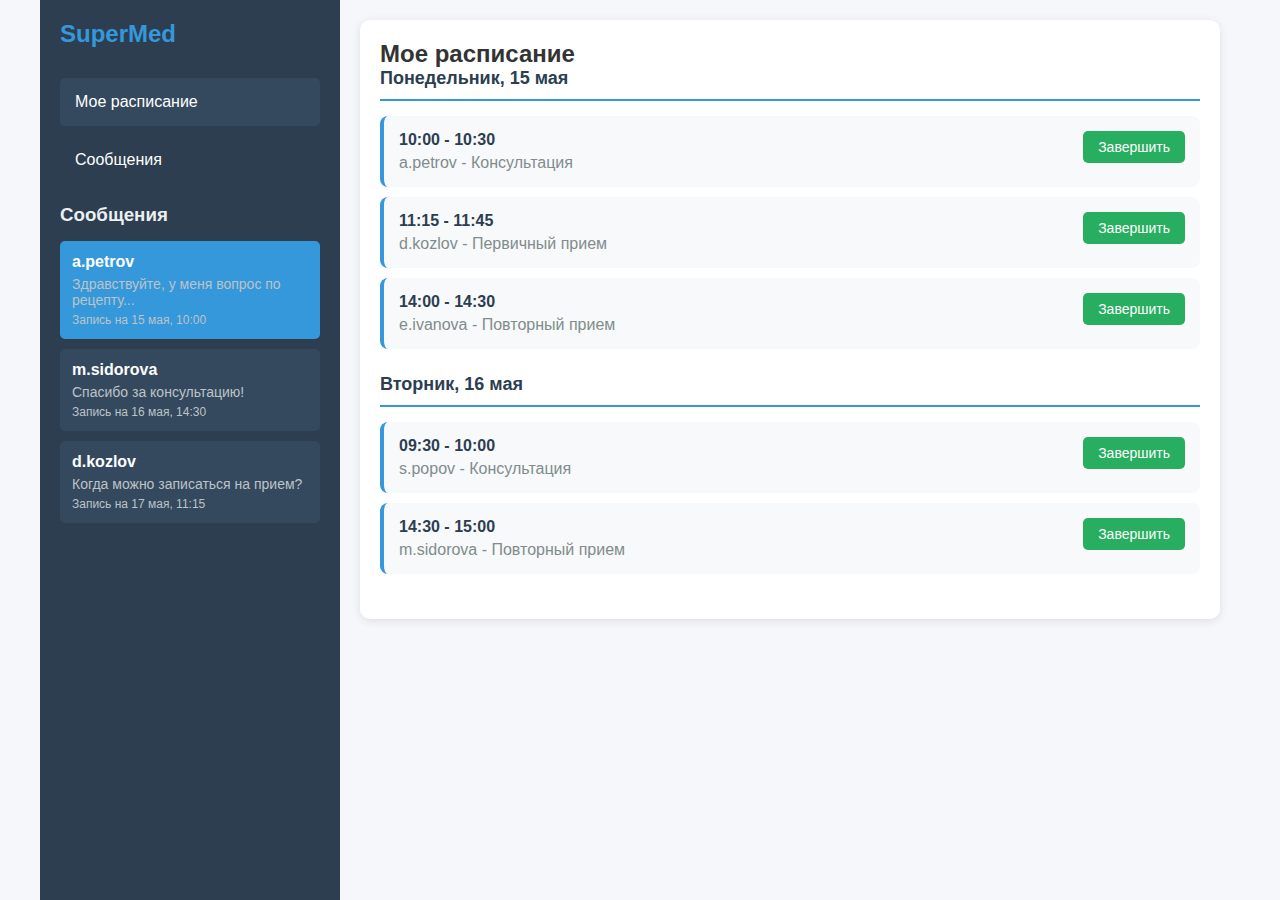
<file: web-client/doctor/index.html>
<!DOCTYPE html>
<html lang="ru">
<head>
    <meta charset="UTF-8">
    <meta name="viewport" content="width=device-width, initial-scale=1.0">
    <title>SuperMed</title>
    <style>
        * {
            margin: 0;
            padding: 0;
            box-sizing: border-box;
            font-family: 'Segoe UI', Tahoma, Geneva, Verdana, sans-serif;
        }

        body {
            background-color: #f5f7fa;
            color: #333;
        }

        .container {
            display: flex;
            max-width: 1200px;
            margin: 0 auto;
            min-height: 100vh;
        }

        .sidebar {
            width: 300px;
            background-color: #2c3e50;
            color: white;
            padding: 20px;
        }

        .main-content {
            flex: 1;
            display: flex;
            flex-direction: column;
        }

        .logo {
            font-size: 24px;
            font-weight: bold;
            margin-bottom: 30px;
            color: #3498db;
        }

        .nav-button {
            display: block;
            width: 100%;
            padding: 15px;
            margin-bottom: 10px;
            background: none;
            border: none;
            color: white;
            text-align: left;
            font-size: 16px;
            cursor: pointer;
            border-radius: 5px;
            transition: background-color 0.3s;
        }

        .nav-button:hover, .nav-button.active {
            background-color: #34495e;
        }

        .messages-section {
            margin-top: 20px;
        }

        .messages-section h3 {
            margin-bottom: 15px;
            color: #ecf0f1;
        }

        .message-item {
            background-color: #34495e;
            padding: 12px;
            border-radius: 5px;
            margin-bottom: 10px;
            cursor: pointer;
            transition: background-color 0.3s;
        }

        .message-item:hover {
            background-color: #3d566e;
        }

        .message-item.active {
            background-color: #3498db;
        }

        .patient-name {
            font-weight: bold;
            margin-bottom: 5px;
        }

        .patient-message {
            font-size: 14px;
            color: #bdc3c7;
            margin-bottom: 5px;
        }

        .appointment-date {
            font-size: 12px;
            color: #bdc3c7;
        }

        /* Стили для расписания */
        .schedule-view {
            background: white;
            padding: 20px;
            border-radius: 10px;
            box-shadow: 0 2px 10px rgba(0,0,0,0.1);
            margin: 20px;
        }

        .schedule-day {
            margin-bottom: 25px;
        }

        .day-header {
            font-size: 18px;
            font-weight: bold;
            color: #2c3e50;
            margin-bottom: 15px;
            padding-bottom: 10px;
            border-bottom: 2px solid #3498db;
        }

        .appointment-slot {
            background: #f8f9fa;
            padding: 15px;
            margin-bottom: 10px;
            border-radius: 8px;
            border-left: 4px solid #3498db;
            position: relative;
        }

        .appointment-time {
            font-weight: bold;
            color: #2c3e50;
            margin-bottom: 5px;
        }

        .appointment-patient {
            color: #7f8c8d;
        }

        .complete-button {
            position: absolute;
            right: 15px;
            top: 15px;
            background-color: #27ae60;
            color: white;
            border: none;
            padding: 8px 15px;
            border-radius: 5px;
            cursor: pointer;
            font-size: 14px;
            transition: background-color 0.3s;
        }

        .complete-button:hover {
            background-color: #219a52;
        }

        .completed {
            border-left-color: #27ae60;
            background-color: #f0f9f0;
        }

        .complete-button.completed-btn {
            background-color: #95a5a6;
        }

        .complete-button.completed-btn:hover {
            background-color: #7f8c8d;
        }

        /* Стили для чата */
        .chat-view {
            display: none;
            flex-direction: column;
            height: 100vh;
            background: white;
        }

        .chat-header {
            padding: 15px 20px;
            border-bottom: 1px solid #eaeaea;
            display: flex;
            justify-content: space-between;
            align-items: center;
        }

        .patient-info {
            display: flex;
            align-items: center;
        }

        .patient-avatar {
            width: 40px;
            height: 40px;
            border-radius: 50%;
            background-color: #3498db;
            display: flex;
            align-items: center;
            justify-content: center;
            color: white;
            font-weight: bold;
            margin-right: 10px;
        }

        .chat-messages {
            flex: 1;
            padding: 20px;
            overflow-y: auto;
            background: #f8f9fa;
        }

        .message {
            margin-bottom: 20px;
            max-width: 70%;
        }

        .message.patient {
            margin-right: auto;
        }

        .message.doctor {
            margin-left: auto;
        }

        .message-content {
            padding: 12px 15px;
            border-radius: 18px;
        }

        .message.patient .message-content {
            background-color: #e8f4f8;
            border-top-left-radius: 5px;
        }

        .message.doctor .message-content {
            background-color: #3498db;
            color: white;
            border-top-right-radius: 5px;
        }

        .message-time {
            font-size: 12px;
            color: #7f8c8d;
            margin-top: 5px;
        }

        .chat-input {
            padding: 20px;
            border-top: 1px solid #eaeaea;
            display: flex;
            background: white;
        }

        .chat-input input {
            flex: 1;
            padding: 12px 15px;
            border: 1px solid #ddd;
            border-radius: 25px;
            outline: none;
        }

        .chat-input button {
            background-color: #3498db;
            color: white;
            border: none;
            border-radius: 50%;
            width: 45px;
            height: 45px;
            margin-left: 10px;
            cursor: pointer;
        }

        .no-chat-selected {
            display: flex;
            align-items: center;
            justify-content: center;
            height: 100%;
            color: #7f8c8d;
            font-size: 18px;
        }
    </style>
</head>
<body>
<div class="container">
    <div class="sidebar">
        <div class="logo">SuperMed</div>
        <button class="nav-button active" data-view="schedule">Мое расписание</button>
        <button class="nav-button" data-view="messages">Сообщения</button>

        <div class="messages-section">
            <h3>Сообщения</h3>
            <div class="message-item active" data-patient="a.petrov">
                <div class="patient-name">a.petrov</div>
                <div class="patient-message">Здравствуйте, у меня вопрос по рецепту...</div>
                <div class="appointment-date">Запись на 15 мая, 10:00</div>
            </div>
            <div class="message-item" data-patient="m.sidorova">
                <div class="patient-name">m.sidorova</div>
                <div class="patient-message">Спасибо за консультацию!</div>
                <div class="appointment-date">Запись на 16 мая, 14:30</div>
            </div>
            <div class="message-item" data-patient="d.kozlov">
                <div class="patient-name">d.kozlov</div>
                <div class="patient-message">Когда можно записаться на прием?</div>
                <div class="appointment-date">Запись на 17 мая, 11:15</div>
            </div>
        </div>
    </div>

    <div class="main-content">
        <!-- Вид расписания -->
        <div id="scheduleView" class="schedule-view">
            <h2>Мое расписание</h2>
            <div class="schedule-day">
                <div class="day-header">Понедельник, 15 мая</div>
                <div class="appointment-slot" data-appointment="1">
                    <div class="appointment-time">10:00 - 10:30</div>
                    <div class="appointment-patient">a.petrov - Консультация</div>
                    <button class="complete-button">Завершить</button>
                </div>
                <div class="appointment-slot" data-appointment="2">
                    <div class="appointment-time">11:15 - 11:45</div>
                    <div class="appointment-patient">d.kozlov - Первичный прием</div>
                    <button class="complete-button">Завершить</button>
                </div>
                <div class="appointment-slot" data-appointment="3">
                    <div class="appointment-time">14:00 - 14:30</div>
                    <div class="appointment-patient">e.ivanova - Повторный прием</div>
                    <button class="complete-button">Завершить</button>
                </div>
            </div>

            <div class="schedule-day">
                <div class="day-header">Вторник, 16 мая</div>
                <div class="appointment-slot" data-appointment="4">
                    <div class="appointment-time">09:30 - 10:00</div>
                    <div class="appointment-patient">s.popov - Консультация</div>
                    <button class="complete-button">Завершить</button>
                </div>
                <div class="appointment-slot" data-appointment="5">
                    <div class="appointment-time">14:30 - 15:00</div>
                    <div class="appointment-patient">m.sidorova - Повторный прием</div>
                    <button class="complete-button">Завершить</button>
                </div>
            </div>
        </div>

        <!-- Вид сообщений -->
        <div id="messagesView" class="chat-view">
            <div class="no-chat-selected">
                Выберите диалог для просмотра сообщений
            </div>

            <!-- Диалог с a.petrov -->
            <div class="chat-dialog" id="chat-a.petrov" style="display: none;">
                <div class="chat-header">
                    <div class="patient-info">
                        <div class="patient-avatar">AP</div>
                        <div>
                            <div class="patient-name">a.petrov</div>
                            <div class="patient-status">В сети</div>
                        </div>
                    </div>
                </div>

                <div class="chat-messages" data-patient="a.petrov">
                    <div class="message patient">
                        <div class="message-content">
                            Здравствуйте, доктор! У меня вопрос по рецепту, который вы выписали в прошлый раз.
                        </div>
                        <div class="message-time">10:15</div>
                    </div>

                    <div class="message doctor">
                        <div class="message-content">
                            Здравствуйте, Алексей. Какой именно у вас вопрос?
                        </div>
                        <div class="message-time">10:20</div>
                    </div>

                    <div class="message patient">
                        <div class="message-content">
                            Можно ли заменить препарат на аналог? В аптеке не было того, что вы прописали.
                        </div>
                        <div class="message-time">10:22</div>
                    </div>
                </div>

                <div class="chat-input">
                    <input type="text" placeholder="Введите сообщение..." data-patient="a.petrov">
                    <button onclick="sendMessage('a.petrov')">➤</button>
                </div>
            </div>

            <!-- Диалог с m.sidorova -->
            <div class="chat-dialog" id="chat-m.sidorova" style="display: none;">
                <div class="chat-header">
                    <div class="patient-info">
                        <div class="patient-avatar">MS</div>
                        <div>
                            <div class="patient-name">m.sidorova</div>
                            <div class="patient-status">Был(а) недавно</div>
                        </div>
                    </div>
                </div>

                <div class="chat-messages" data-patient="m.sidorova">
                    <div class="message patient">
                        <div class="message-content">
                            Добрый день! Хотела поблагодарить за консультацию на прошлой неделе.
                        </div>
                        <div class="message-time">09:30</div>
                    </div>

                    <div class="message doctor">
                        <div class="message-content">
                            Здравствуйте, Мария! Рад был помочь. Как ваше самочувствие?
                        </div>
                        <div class="message-time">09:35</div>
                    </div>

                    <div class="message patient">
                        <div class="message-content">
                            Стало значительно лучше после смены препарата. Спасибо!
                        </div>
                        <div class="message-time">09:40</div>
                    </div>
                </div>

                <div class="chat-input">
                    <input type="text" placeholder="Введите сообщение..." data-patient="m.sidorova">
                    <button onclick="sendMessage('m.sidorova')">➤</button>
                </div>
            </div>

            <!-- Диалог с d.kozlov -->
            <div class="chat-dialog" id="chat-d.kozlov" style="display: none;">
                <div class="chat-header">
                    <div class="patient-info">
                        <div class="patient-avatar">DK</div>
                        <div>
                            <div class="patient-name">d.kozlov</div>
                            <div class="patient-status">В сети</div>
                        </div>
                    </div>
                </div>

                <div class="chat-messages" data-patient="d.kozlov">
                    <div class="message patient">
                        <div class="message-content">
                            Доктор, когда можно записаться на прием?
                        </div>
                        <div class="message-time">14:15</div>
                    </div>

                    <div class="message doctor">
                        <div class="message-content">
                            Здравствуйте, Дмитрий! У меня есть свободные окна в среду и пятницу.
                        </div>
                        <div class="message-time">14:20</div>
                    </div>

                    <div class="message patient">
                        <div class="message-content">
                            Отлично, записаться на среду, пожалуйста.
                        </div>
                        <div class="message-time">14:25</div>
                    </div>
                </div>

                <div class="chat-input">
                    <input type="text" placeholder="Введите сообщение..." data-patient="d.kozlov">
                    <button onclick="sendMessage('d.kozlov')">➤</button>
                </div>
            </div>
        </div>
    </div>
</div>

<script>
    // Имитация базы данных в localStorage
    function initializeDatabase() {
        if (!localStorage.getItem('appointmentsStatus')) {
            const appointmentsStatus = {
                '1': false, // appointmentId: completed
                '2': false,
                '3': false,
                '4': false,
                '5': false
            };
            localStorage.setItem('appointmentsStatus', JSON.stringify(appointmentsStatus));
        }

        if (!localStorage.getItem('chatMessages')) {
            const chatMessages = {
                'a.petrov': [
                    { sender: 'patient', text: 'Здравствуйте, доктор! У меня вопрос по рецепту, который вы выписали в прошлый раз.', time: '10:15' },
                    { sender: 'doctor', text: 'Здравствуйте, Алексей. Какой именно у вас вопрос?', time: '10:20' },
                    { sender: 'patient', text: 'Можно ли заменить препарат на аналог? В аптеке не было того, что вы прописали.', time: '10:22' }
                ],
                'm.sidorova': [
                    { sender: 'patient', text: 'Добрый день! Хотела поблагодарить за консультацию на прошлой неделе.', time: '09:30' },
                    { sender: 'doctor', text: 'Здравствуйте, Мария! Рад был помочь. Как ваше самочувствие?', time: '09:35' },
                    { sender: 'patient', text: 'Стало значительно лучше после смены препарата. Спасибо!', time: '09:40' }
                ],
                'd.kozlov': [
                    { sender: 'patient', text: 'Доктор, когда можно записаться на прием?', time: '14:15' },
                    { sender: 'doctor', text: 'Здравствуйте, Дмитрий! У меня есть свободные окна в среду и пятницу.', time: '14:20' },
                    { sender: 'patient', text: 'Отлично, записаться на среду, пожалуйста.', time: '14:25' }
                ]
            };
            localStorage.setItem('chatMessages', JSON.stringify(chatMessages));
        }
    }

    // Функция отправки сообщения
    function sendMessage(patientId) {
        const input = document.querySelector(`input[data-patient="${patientId}"]`);
        const messageText = input.value.trim();

        if (messageText) {
            // Сохраняем сообщение в "базу данных"
            const chatMessages = JSON.parse(localStorage.getItem('chatMessages'));
            const currentTime = new Date().toLocaleTimeString('ru-RU', { hour: '2-digit', minute: '2-digit' });

            chatMessages[patientId].push({
                sender: 'doctor',
                text: messageText,
                time: currentTime
            });

            localStorage.setItem('chatMessages', JSON.stringify(chatMessages));

            // Обновляем отображение чата
            updateChatDisplay(patientId);

            // Очищаем поле ввода
            input.value = '';

            // В реальном приложении здесь был бы AJAX-запрос к серверу
            console.log(`Сообщение отправлено пациенту ${patientId}: ${messageText}`);
        }
    }

    // Функция обновления отображения чата
    function updateChatDisplay(patientId) {
        const chatMessages = JSON.parse(localStorage.getItem('chatMessages'));
        const messagesContainer = document.querySelector(`.chat-messages[data-patient="${patientId}"]`);

        if (messagesContainer) {
            messagesContainer.innerHTML = '';

            chatMessages[patientId].forEach(msg => {
                const messageElement = document.createElement('div');
                messageElement.classList.add('message', msg.sender);

                const messageContent = document.createElement('div');
                messageContent.classList.add('message-content');
                messageContent.textContent = msg.text;

                const messageTime = document.createElement('div');
                messageTime.classList.add('message-time');
                messageTime.textContent = msg.time;

                messageElement.appendChild(messageContent);
                messageElement.appendChild(messageTime);

                messagesContainer.appendChild(messageElement);
            });

            // Прокручиваем вниз
            messagesContainer.scrollTop = messagesContainer.scrollHeight;
        }
    }

    // Функция завершения консультации
    function completeAppointment(appointmentId, button) {
        const appointmentsStatus = JSON.parse(localStorage.getItem('appointmentsStatus'));

        if (button.textContent === 'Завершить') {
            appointmentsStatus[appointmentId] = true;
            button.textContent = 'Завершено';
            button.classList.add('completed-btn');
            button.parentElement.classList.add('completed');
        } else {
            appointmentsStatus[appointmentId] = false;
            button.textContent = 'Завершить';
            button.classList.remove('completed-btn');
            button.parentElement.classList.remove('completed');
        }

        localStorage.setItem('appointmentsStatus', JSON.stringify(appointmentsStatus));

        // В реальном приложении здесь был бы AJAX-запрос к серверу
        console.log(`Статус консультации ${appointmentId} изменен на: ${appointmentsStatus[appointmentId]}`);
    }

    // Функция загрузки статуса консультаций
    function loadAppointmentsStatus() {
        const appointmentsStatus = JSON.parse(localStorage.getItem('appointmentsStatus'));

        Object.keys(appointmentsStatus).forEach(appointmentId => {
            const appointmentSlot = document.querySelector(`[data-appointment="${appointmentId}"]`);
            const button = appointmentSlot?.querySelector('.complete-button');

            if (appointmentSlot && button) {
                if (appointmentsStatus[appointmentId]) {
                    appointmentSlot.classList.add('completed');
                    button.textContent = 'Завершено';
                    button.classList.add('completed-btn');
                } else {
                    appointmentSlot.classList.remove('completed');
                    button.textContent = 'Завершить';
                    button.classList.remove('completed-btn');
                }
            }
        });
    }

    document.addEventListener('DOMContentLoaded', function() {
        // Инициализируем базу данных
        initializeDatabase();

        const navButtons = document.querySelectorAll('.nav-button');
        const scheduleView = document.getElementById('scheduleView');
        const messagesView = document.getElementById('messagesView');
        const messageItems = document.querySelectorAll('.message-item');
        const noChatSelected = document.querySelector('.no-chat-selected');
        const chatDialogs = document.querySelectorAll('.chat-dialog');
        const completeButtons = document.querySelectorAll('.complete-button');

        // Загружаем статус консультаций
        loadAppointmentsStatus();

        // Переключение между расписанием и сообщениями
        navButtons.forEach(button => {
            button.addEventListener('click', function() {
                const view = this.getAttribute('data-view');

                // Обновляем активные кнопки
                navButtons.forEach(btn => btn.classList.remove('active'));
                this.classList.add('active');

                // Показываем соответствующий вид
                if (view === 'schedule') {
                    scheduleView.style.display = 'block';
                    messagesView.style.display = 'none';
                } else if (view === 'messages') {
                    scheduleView.style.display = 'none';
                    messagesView.style.display = 'flex';

                    // Показываем выбранный диалог или сообщение о выборе
                    const activeMessage = document.querySelector('.message-item.active');
                    if (activeMessage) {
                        showChat(activeMessage.getAttribute('data-patient'));
                    } else {
                        showNoChat();
                    }
                }
            });
        });

        // Переключение между пациентами в сообщениях
        messageItems.forEach(item => {
            item.addEventListener('click', function() {
                // Обновляем активные элементы
                messageItems.forEach(i => i.classList.remove('active'));
                this.classList.add('active');

                // Показываем соответствующий чат
                const patientId = this.getAttribute('data-patient');
                showChat(patientId);
            });
        });

        // Обработчик кнопок "Завершить"/"Завершено"
        completeButtons.forEach(button => {
            button.addEventListener('click', function() {
                const appointmentSlot = this.parentElement;
                const appointmentId = appointmentSlot.getAttribute('data-appointment');
                completeAppointment(appointmentId, this);
            });
        });

        // Обработчик Enter в поле ввода сообщения
        document.querySelectorAll('.chat-input input').forEach(input => {
            input.addEventListener('keypress', function(e) {
                if (e.key === 'Enter') {
                    const patientId = this.getAttribute('data-patient');
                    sendMessage(patientId);
                }
            });
        });

        function showChat(patientId) {
            // Скрываем все диалоги и сообщение о выборе
            chatDialogs.forEach(dialog => dialog.style.display = 'none');
            noChatSelected.style.display = 'none';

            // Показываем выбранный диалог
            const selectedChat = document.getElementById(`chat-${patientId}`);
            if (selectedChat) {
                selectedChat.style.display = 'flex';
                selectedChat.style.flexDirection = 'column';
                selectedChat.style.height = '100%';

                // Обновляем отображение чата
                updateChatDisplay(patientId);
            }
        }

        function showNoChat() {
            // Скрываем все диалоги
            chatDialogs.forEach(dialog => dialog.style.display = 'none');
            // Показываем сообщение о выборе
            noChatSelected.style.display = 'flex';
        }

        // По умолчанию показываем расписание
        scheduleView.style.display = 'block';
        messagesView.style.display = 'none';
    });
</script>
</body>
</html>
</file>
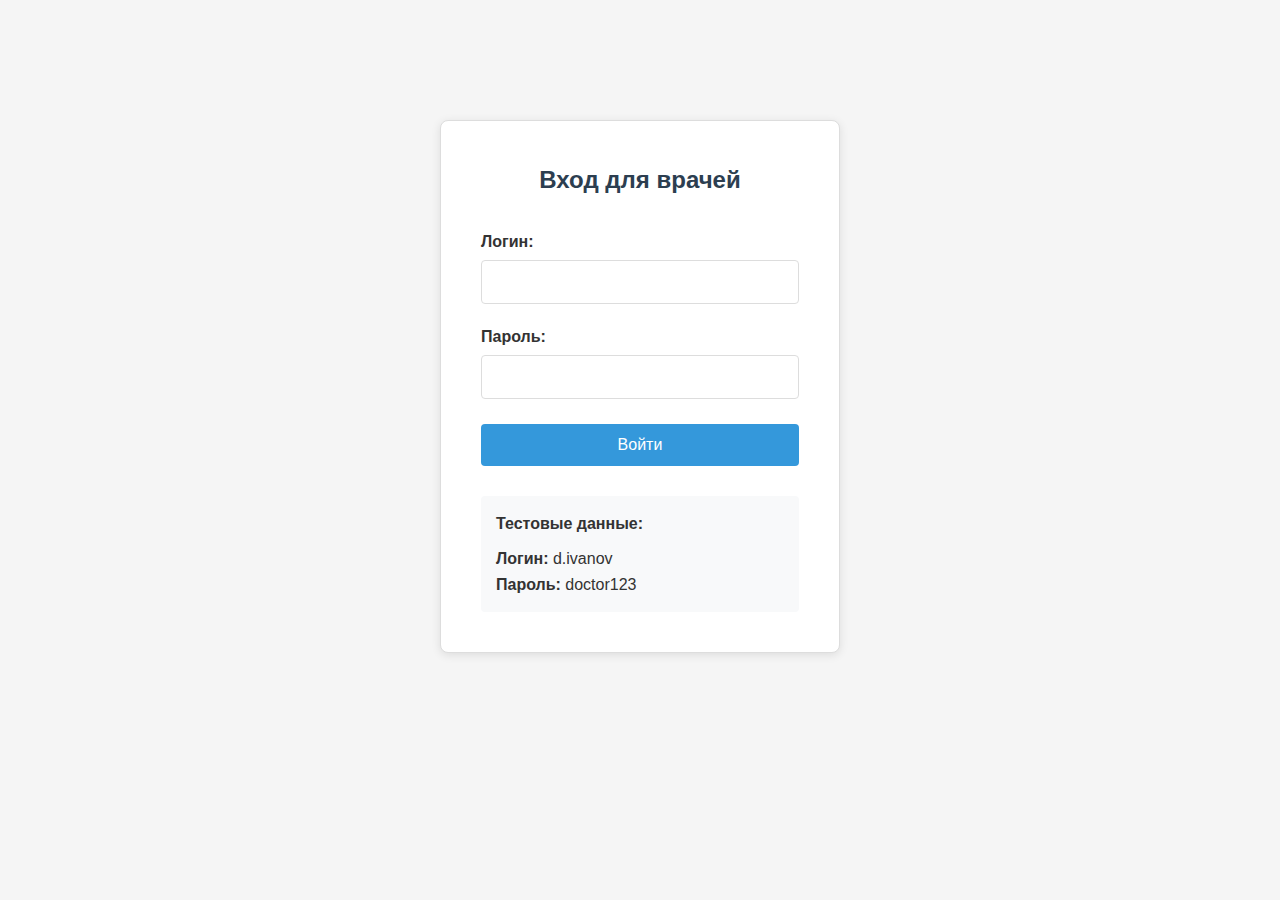
<file: web-client/doctor/login.html>
<!DOCTYPE html>
<html lang="ru">
<head>
    <meta charset="UTF-8">
    <meta name="viewport" content="width=device-width, initial-scale=1.0">
    <title>SuperMed - Вход для врача</title>
    <link rel="stylesheet" href="css/style.css">
</head>
<body>
<div class="container">
    <div class="login-container" style="max-width: 400px; margin: 100px auto; padding: 40px; border: 1px solid #ddd; border-radius: 8px; background: white; box-shadow: 0 2px 10px rgba(0,0,0,0.1);">
        <h2 style="text-align: center; margin-bottom: 30px; color: #2c3e50;">Вход для врачей</h2>
        <form id="loginForm">
            <div class="form-group" style="margin-bottom: 20px;">
                <label style="display: block; margin-bottom: 5px; font-weight: bold;">Логин:</label>
                <input type="text" id="username" required style="width: 100%; padding: 12px; border: 1px solid #ddd; border-radius: 4px; font-size: 16px;">
            </div>
            <div class="form-group" style="margin-bottom: 25px;">
                <label style="display: block; margin-bottom: 5px; font-weight: bold;">Пароль:</label>
                <input type="password" id="password" required style="width: 100%; padding: 12px; border: 1px solid #ddd; border-radius: 4px; font-size: 16px;">
            </div>
            <button type="submit" style="width: 100%; padding: 12px; background: #3498db; color: white; border: none; border-radius: 4px; font-size: 16px; cursor: pointer; transition: background-color 0.3s;">
                Войти
            </button>
        </form>
        <div id="error" style="color: #e74c3c; margin-top: 15px; text-align: center;"></div>

        <div style="margin-top: 30px; padding: 15px; background: #f8f9fa; border-radius: 4px;">
            <h4 style="margin-bottom: 10px;">Тестовые данные:</h4>
            <p><strong>Логин:</strong> d.ivanov</p>
            <p><strong>Пароль:</strong> doctor123</p>
        </div>
    </div>
</div>

<script>
    document.getElementById('loginForm').addEventListener('submit', async function(e) {
        e.preventDefault();

        const username = document.getElementById('username').value;
        const password = document.getElementById('password').value;
        const errorDiv = document.getElementById('error');

        try {
            const response = await fetch('http://localhost:4567/auth/login', {
                method: 'POST',
                headers: {
                    'Content-Type': 'application/json'
                },
                body: JSON.stringify({
                    username: username,
                    password: password,
                    userType: 'DOCTOR'
                })
            });

            const result = await response.json();

            if (result.success) {
                localStorage.setItem('doctorLoggedIn', 'true');
                localStorage.setItem('doctorUsername', username);
                window.location.href = 'index.html';
            } else {
                errorDiv.textContent = result.message || 'Неверный логин или пароль';
            }
        } catch (error) {
            console.error('Ошибка входа:', error);
            errorDiv.textContent = 'Ошибка соединения с сервером';

            // Fallback для тестирования без сервера
            if (username === 'd.ivanov' && password === 'doctor123') {
                localStorage.setItem('doctorLoggedIn', 'true');
                localStorage.setItem('doctorUsername', username);
                window.location.href = 'index.html';
            } else {
                errorDiv.textContent = 'Неверный логин или пароль';
            }
        }
    });
</script>
</body>
</html>
</file>
<file: web-client/doctor/css/style.css>
* {
    margin: 0;
    padding: 0;
    box-sizing: border-box;
    font-family: 'Segoe UI', Tahoma, Geneva, Verdana, sans-serif;
}

body {
    background-color: #f5f5f5;
    color: #333;
    line-height: 1.6;
}

.container {
    max-width: 1200px;
    margin: 0 auto;
    padding: 20px;
}

header {
    background-color: #2c3e50;
    color: white;
    padding: 15px 0;
    box-shadow: 0 2px 5px rgba(0,0,0,0.1);
}

.header-content {
    display: flex;
    justify-content: space-between;
    align-items: center;
}

.logo {
    font-size: 24px;
    font-weight: bold;
}

.user-info {
    display: flex;
    align-items: center;
    gap: 10px;
}

.logout-btn {
    background-color: #e74c3c;
    color: white;
    border: none;
    padding: 8px 15px;
    border-radius: 4px;
    cursor: pointer;
    transition: background-color 0.3s;
}

.logout-btn:hover {
    background-color: #c0392b;
}

.tabs {
    display: flex;
    margin: 20px 0;
    border-bottom: 1px solid #ddd;
}

.tab {
    padding: 10px 20px;
    cursor: pointer;
    background-color: #f1f1f1;
    border: 1px solid #ddd;
    border-bottom: none;
    border-radius: 4px 4px 0 0;
    margin-right: 5px;
    transition: all 0.3s;
}

.tab.active {
    background-color: #3498db;
    color: white;
}

.tab:hover:not(.active) {
    background-color: #e1e1e1;
}

.tab-content {
    display: none;
    padding: 20px;
    background-color: white;
    border-radius: 0 0 4px 4px;
    box-shadow: 0 2px 5px rgba(0,0,0,0.1);
}

.tab-content.active {
    display: block;
}

.schedule-table {
    width: 100%;
    border-collapse: collapse;
    margin-top: 15px;
}

.schedule-table th, .schedule-table td {
    padding: 12px 15px;
    text-align: left;
    border-bottom: 1px solid #ddd;
}

.schedule-table th {
    background-color: #f2f2f2;
    font-weight: bold;
}

.complete-btn {
    background-color: #2ecc71;
    color: white;
    border: none;
    padding: 6px 12px;
    border-radius: 4px;
    cursor: pointer;
    transition: background-color 0.3s;
}

.complete-btn:hover:not(:disabled) {
    background-color: #27ae60;
}

.complete-btn:disabled {
    background-color: #95a5a6;
    cursor: not-allowed;
}

.messages-container {
    display: flex;
    height: 500px;
    border: 1px solid #ddd;
    border-radius: 4px;
}

.conversations-list {
    width: 30%;
    border-right: 1px solid #ddd;
    overflow-y: auto;
}

.conversation {
    padding: 15px;
    border-bottom: 1px solid #ddd;
    cursor: pointer;
    transition: background-color 0.3s;
}

.conversation.active, .conversation:hover {
    background-color: #f0f7ff;
}

.conversation .patient-name {
    font-weight: bold;
    margin-bottom: 5px;
}

.conversation .last-message {
    color: #666;
    font-size: 0.9em;
    white-space: nowrap;
    overflow: hidden;
    text-overflow: ellipsis;
}

.chat-area {
    flex: 1;
    display: flex;
    flex-direction: column;
}

.chat-header {
    padding: 15px;
    border-bottom: 1px solid #ddd;
    background-color: #f9f9f9;
    font-weight: bold;
}

.messages-list {
    flex: 1;
    padding: 15px;
    overflow-y: auto;
    display: flex;
    flex-direction: column;
}

.message {
    margin-bottom: 15px;
    padding: 10px 15px;
    border-radius: 18px;
    max-width: 70%;
    word-wrap: break-word;
}

.message.patient {
    background-color: #e3f2fd;
    align-self: flex-start;
    border-bottom-left-radius: 5px;
}

.message.doctor {
    background-color: #f0f0f0;
    align-self: flex-end;
    border-bottom-right-radius: 5px;
}

.message-time {
    font-size: 0.8em;
    color: #666;
    margin-top: 5px;
    text-align: right;
}

.message-input {
    display: flex;
    padding: 15px;
    border-top: 1px solid #ddd;
    background-color: #f9f9f9;
}

.message-input input {
    flex: 1;
    padding: 10px;
    border: 1px solid #ddd;
    border-radius: 20px;
    outline: none;
}

.message-input input:focus {
    border-color: #3498db;
}

.send-btn {
    background-color: #3498db;
    color: white;
    border: none;
    padding: 10px 20px;
    margin-left: 10px;
    border-radius: 20px;
    cursor: pointer;
    transition: background-color 0.3s;
}

.send-btn:hover {
    background-color: #2980b9;
}

.modal {
    display: none;
    position: fixed;
    top: 0;
    left: 0;
    width: 100%;
    height: 100%;
    background-color: rgba(0,0,0,0.5);
    justify-content: center;
    align-items: center;
    z-index: 1000;
}

.modal-content {
    background-color: white;
    padding: 25px;
    border-radius: 8px;
    width: 400px;
    max-width: 90%;
    box-shadow: 0 4px 6px rgba(0,0,0,0.1);
}

.modal-buttons {
    display: flex;
    justify-content: flex-end;
    margin-top: 20px;
    gap: 10px;
}

.confirm-btn {
    background-color: #2ecc71;
    color: white;
    border: none;
    padding: 8px 15px;
    border-radius: 4px;
    cursor: pointer;
}

.cancel-btn {
    background-color: #e74c3c;
    color: white;
    border: none;
    padding: 8px 15px;
    border-radius: 4px;
    cursor: pointer;
}

.loading {
    text-align: center;
    padding: 20px;
    color: #666;
}

.error {
    color: #e74c3c;
    padding: 10px;
    background-color: #fadbd8;
    border-radius: 4px;
    margin: 10px 0;
}
</file>
